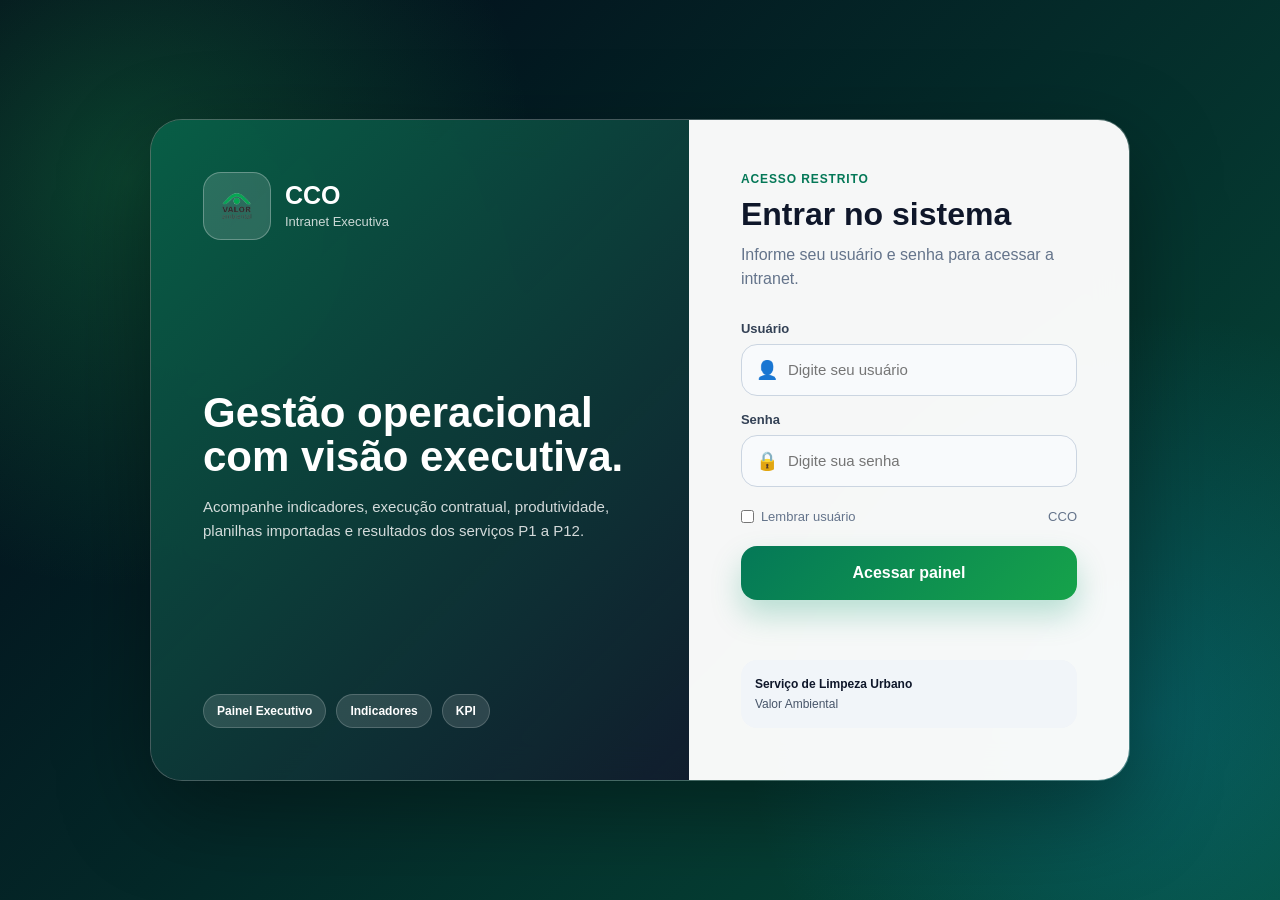
<file: login.html>
<!DOCTYPE html>
<html lang="pt-BR">
<head>
  <meta charset="UTF-8">
  <meta name="viewport" content="width=device-width, initial-scale=1.0">
  <title>Login • CCO</title>

  <link rel="stylesheet" href="login.css">
</head>

<body>

  <main class="login-container">

    <section class="login-info">
      <div class="brand">
        <img src="logo.png" alt="CCO" class="logo-img">

        <div>
          <h1>CCO</h1>
          <p>Intranet Executiva</p>
        </div>
      </div>

      <div class="info-text">
        <h2>Gestão operacional com visão executiva.</h2>
        <p>
          Acompanhe indicadores, execução contratual, produtividade,
          planilhas importadas e resultados dos serviços P1 a P12.
        </p>
      </div>

      <div class="info-tags">
        <span>Painel Executivo</span>
        <span>Indicadores</span>
        <span>KPI</span>
      </div>
    </section>

    <section class="login-card">
      <span class="eyebrow">Acesso restrito</span>

      <h2>Entrar no sistema</h2>

      <p>Informe seu usuário e senha para acessar a intranet.</p>

      <div class="input-group">
        <label for="usuario">Usuário</label>

        <div class="input-box">
          <span>👤</span>
          <input
            type="text"
            id="usuario"
            placeholder="Digite seu usuário"
            autocomplete="username"
          >
        </div>
      </div>

      <div class="input-group">
        <label for="senha">Senha</label>

        <div class="input-box">
          <span>🔒</span>
          <input
            type="password"
            id="senha"
            placeholder="Digite sua senha"
            autocomplete="current-password"
          >
        </div>
      </div>

      <div class="login-options">
        <label>
          <input type="checkbox" id="lembrarUsuario">
          Lembrar usuário
        </label>

        <span>CCO</span>
      </div>

      <button class="login-btn" onclick="entrar()">
        Acessar painel
      </button>

      <div id="erro" class="erro"></div>

      <div class="users-help">
        <strong>Serviço de Limpeza Urbano</strong><br>
       
        Valor Ambiental <br>
        
      </div>
    </section>

  </main>

  <script src="login.js"></script>
</body>
</html>
</file>
<file: login.css>
* {
  margin: 0;
  padding: 0;
  box-sizing: border-box;
  font-family: "Segoe UI", Arial, sans-serif;
}

body {
  min-height: 100vh;
  background:
    radial-gradient(circle at 10% 20%, rgba(34, 197, 94, .28), transparent 30%),
    radial-gradient(circle at 90% 80%, rgba(14, 165, 233, .22), transparent 30%),
    linear-gradient(135deg, #020617, #064e3b);
  display: flex;
  align-items: center;
  justify-content: center;
  padding: 24px;
  color: #fff;
}

.login-container {
  width: 100%;
  max-width: 980px;
  min-height: 560px;
  display: grid;
  grid-template-columns: 1.1fr .9fr;
  background: rgba(255, 255, 255, .1);
  border: 1px solid rgba(255, 255, 255, .18);
  border-radius: 32px;
  overflow: hidden;
  box-shadow: 0 30px 90px rgba(0, 0, 0, .35);
  backdrop-filter: blur(18px);
}

.login-info {
  padding: 52px;
  background:
    linear-gradient(135deg, rgba(6, 95, 70, .92), rgba(15, 23, 42, .88));
  position: relative;
  display: flex;
  flex-direction: column;
  justify-content: space-between;
}

.brand {
  display: flex;
  align-items: center;
  gap: 14px;
}

.logo-img {
  width: 68px;
  height: 68px;
  object-fit: contain;
  border-radius: 18px;
  background: rgba(255, 255, 255, .14);
  border: 1px solid rgba(255, 255, 255, .28);
  padding: 8px;
}

.brand h1 {
  font-size: 25px;
  line-height: 1.1;
}

.brand p {
  font-size: 13px;
  opacity: .78;
  margin-top: 4px;
}

.info-text h2 {
  font-size: 42px;
  line-height: 1.05;
  margin-bottom: 16px;
}

.info-text p {
  max-width: 420px;
  color: rgba(255, 255, 255, .82);
  line-height: 1.6;
  font-size: 15px;
}

.info-tags {
  display: flex;
  flex-wrap: wrap;
  gap: 10px;
}

.info-tags span {
  padding: 9px 13px;
  border-radius: 999px;
  background: rgba(255, 255, 255, .13);
  border: 1px solid rgba(255, 255, 255, .18);
  font-size: 12px;
  font-weight: 800;
}

.login-card {
  padding: 52px;
  background: rgba(255, 255, 255, .96);
  color: #0f172a;
  display: flex;
  flex-direction: column;
  justify-content: center;
}

.eyebrow {
  color: #047857;
  font-size: 12px;
  text-transform: uppercase;
  font-weight: 900;
  letter-spacing: .9px;
  margin-bottom: 10px;
}

.login-card h2 {
  font-size: 32px;
  margin-bottom: 10px;
}

.login-card p {
  color: #64748b;
  margin-bottom: 30px;
  line-height: 1.5;
}

.input-group {
  margin-bottom: 16px;
}

.input-group label {
  display: block;
  font-size: 13px;
  font-weight: 800;
  color: #334155;
  margin-bottom: 8px;
}

.input-box {
  height: 52px;
  display: flex;
  align-items: center;
  gap: 10px;
  background: #f8fafc;
  border: 1px solid #cbd5e1;
  border-radius: 16px;
  padding: 0 14px;
  transition: .2s;
}

.input-box:focus-within {
  border-color: #059669;
  box-shadow: 0 0 0 4px rgba(5, 150, 105, .12);
  background: #fff;
}

.input-box span {
  color: #64748b;
  font-size: 18px;
}

.input-box input {
  width: 100%;
  height: 100%;
  border: 0;
  outline: 0;
  background: transparent;
  font-size: 15px;
  color: #0f172a;
}

.login-options {
  display: flex;
  justify-content: space-between;
  align-items: center;
  margin: 6px 0 22px;
  font-size: 13px;
  color: #64748b;
}

.login-options label {
  display: flex;
  align-items: center;
  gap: 7px;
  cursor: pointer;
}

.login-btn {
  height: 54px;
  border: 0;
  border-radius: 16px;
  background: linear-gradient(135deg, #047857, #16a34a);
  color: white;
  font-size: 16px;
  font-weight: 900;
  cursor: pointer;
  box-shadow: 0 15px 30px rgba(5, 150, 105, .25);
  transition: .2s;
}

.login-btn:hover {
  transform: translateY(-2px);
  box-shadow: 0 20px 40px rgba(5, 150, 105, .32);
}

.erro {
  min-height: 22px;
  color: #dc2626;
  font-size: 14px;
  font-weight: 700;
  margin-top: 14px;
  text-align: center;
}

.users-help {
  margin-top: 24px;
  padding: 14px;
  border-radius: 16px;
  background: #f1f5f9;
  color: #475569;
  font-size: 12px;
  line-height: 1.7;
}

.users-help strong {
  color: #0f172a;
}

@media (max-width: 850px) {
  .login-container {
    grid-template-columns: 1fr;
  }

  .login-info {
    min-height: 330px;
    padding: 34px;
  }

  .info-text h2 {
    font-size: 32px;
  }

  .login-card {
    padding: 34px;
  }
}
</file>
